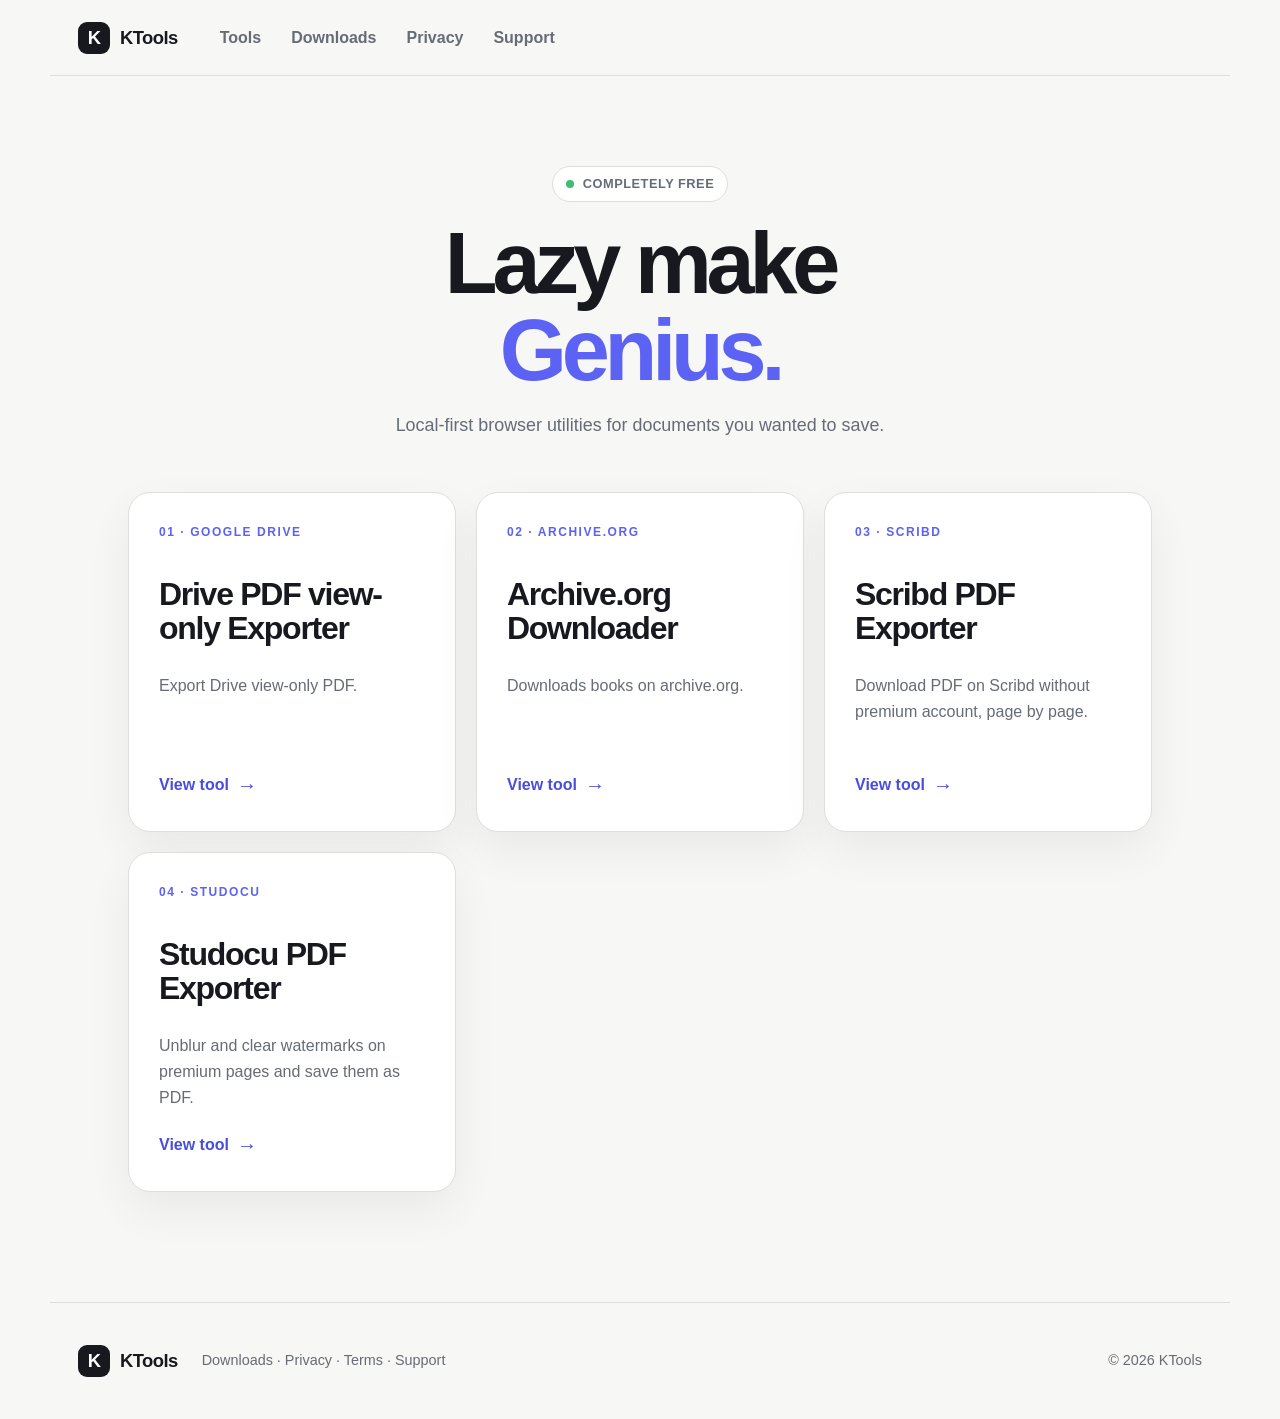
<file: index.html>
<!doctype html>
<html lang="en"><head><meta charset="utf-8"><meta name="viewport" content="width=device-width,initial-scale=1"><meta name="description" content="KTools provides focused browser tools for document work."><title>KTools — Downloader tools</title><link rel="icon" href="assets/favicon.svg" type="image/svg+xml"><link rel="stylesheet" href="styles.css"><link rel="stylesheet" href="routes.css"><link rel="stylesheet" href="extras.css"></head><body>
<header class="site-header"><a class="brand" href="index.html"><span class="brand-mark">K</span>KTools</a><nav><a href="index.html">Tools</a><a href="downloads/">Downloads</a><a href="privacy.html">Privacy</a><a href="support.html">Support</a></nav></header>
<main class="tools-home"><section class="lead"><span class="eyebrow"><span></span>COMPLETELY free</span><h1>Lazy make<br><em style="color:#5b62f4;font-style:normal">Genius.</em></h1><p>Local-first browser utilities for documents you wanted to save.</p></section><section class="tool-grid three"><article class="tool-card"><span class="number">01 · GOOGLE DRIVE</span><h2>Drive PDF view-only Exporter</h2><p>Export Drive view-only PDF.</p><a class="card-link" href="google-drive/">View tool</a></article><article class="tool-card"><span class="number">02 · ARCHIVE.ORG</span><h2>Archive.org Downloader</h2><p>Downloads books on archive.org.</p><a class="card-link" href="archive-org/">View tool</a></article><article class="tool-card"><span class="number">03 · SCRIBD</span><h2>Scribd PDF Exporter</h2><p>Download PDF on Scribd without premium account, page by page.</p><a class="card-link" href="scribd/">View tool</a></article><article class="tool-card"><span class="number">04 · STUDOCU</span><h2>Studocu PDF Exporter</h2><p>Unblur and clear watermarks on premium pages and save them as PDF.</p><a class="card-link" href="studocu/">View tool</a></article></section></main>
<footer><a class="brand" href="index.html"><span class="brand-mark">K</span>KTools</a><p><a href="downloads/">Downloads</a> · <a href="privacy.html">Privacy</a> · <a href="terms.html">Terms</a> · <a href="support.html">Support</a></p><span>© <span id="year"></span> KTools</span></footer><script src="script.js"></script></body></html>
</file>
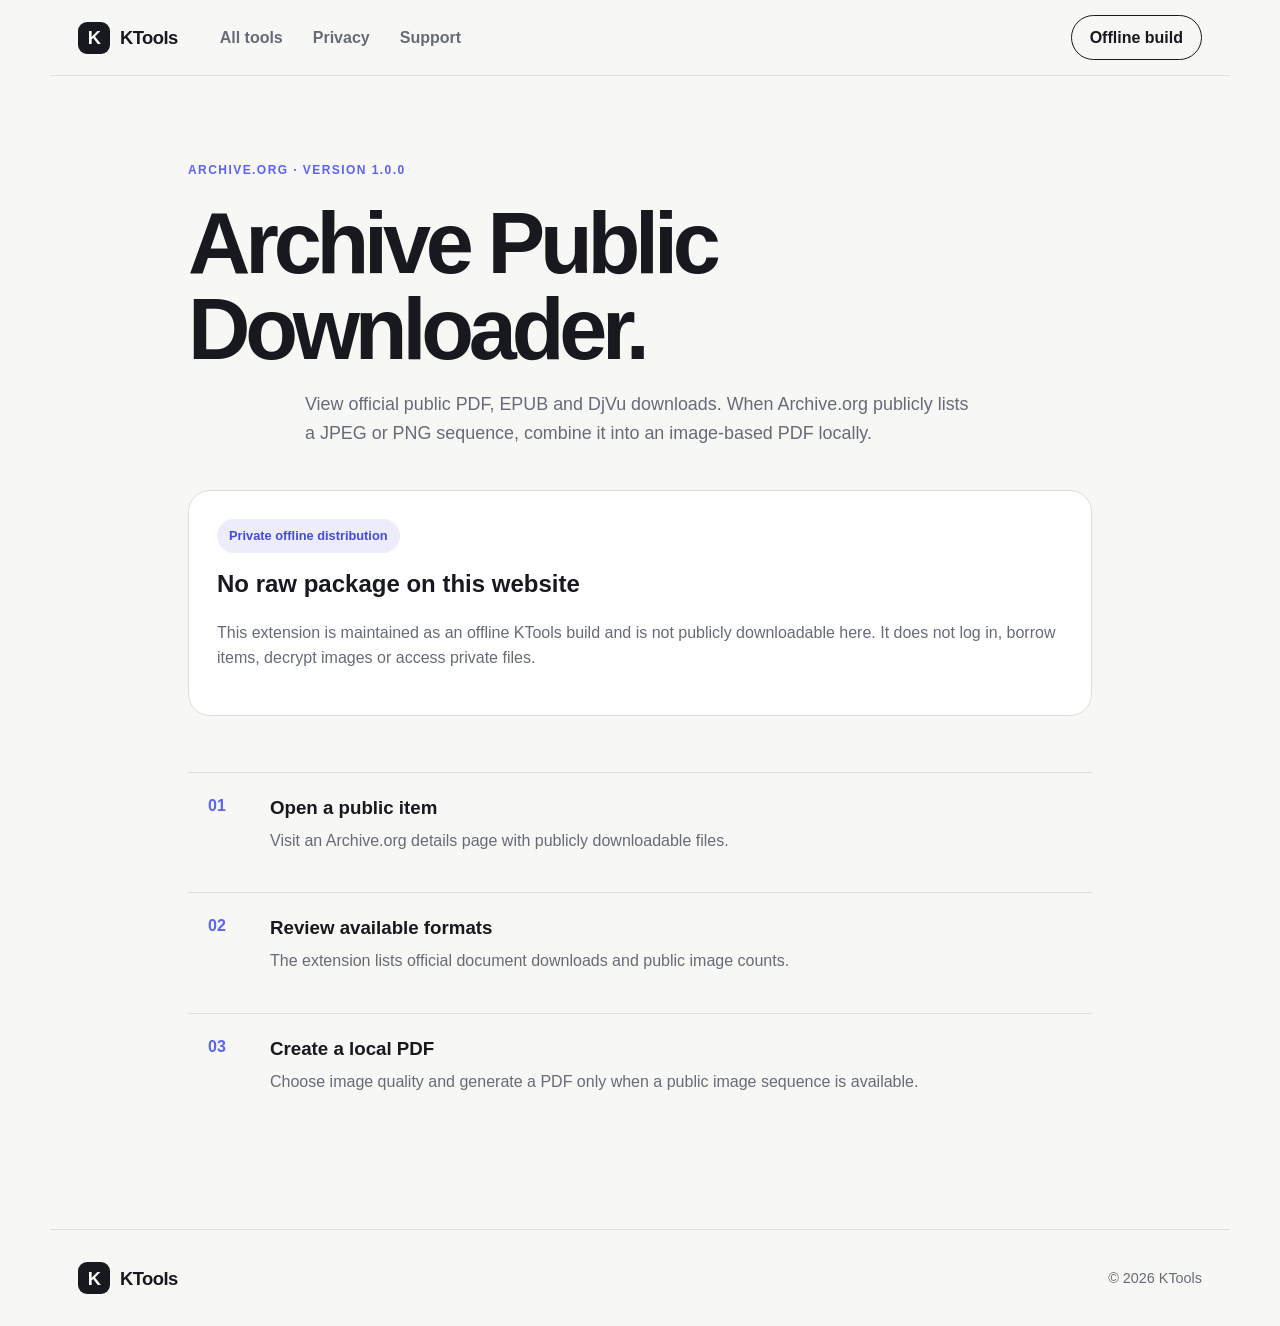
<file: archive-org/index.html>
<!doctype html><html lang="en"><head><meta charset="utf-8"><meta name="viewport" content="width=device-width,initial-scale=1"><meta name="description" content="KTools Archive Public Downloader."><title>Archive Public Downloader — KTools</title><link rel="icon" href="../assets/favicon.svg" type="image/svg+xml"><link rel="stylesheet" href="../styles.css"><link rel="stylesheet" href="../routes.css"></head><body><header class="site-header"><a class="brand" href="../"><span class="brand-mark">K</span>KTools</a><nav><a href="../">All tools</a><a href="../privacy.html">Privacy</a><a href="../support.html">Support</a></nav><span class="header-download" aria-disabled="true">Offline build</span></header><main class="page-shell"><span class="badge">ARCHIVE.ORG · VERSION 1.0.0</span><h1>Archive Public<br>Downloader.</h1><p class="intro">View official public PDF, EPUB and DjVu downloads. When Archive.org publicly lists a JPEG or PNG sequence, combine it into an image-based PDF locally.</p><section class="product-panel"><span class="status-pill">Private offline distribution</span><h2>No raw package on this website</h2><p>This extension is maintained as an offline KTools build and is not publicly downloadable here. It does not log in, borrow items, decrypt images or access private files.</p></section><section class="plain-steps"><article><b>01</b><div><h3>Open a public item</h3><p>Visit an Archive.org details page with publicly downloadable files.</p></div></article><article><b>02</b><div><h3>Review available formats</h3><p>The extension lists official document downloads and public image counts.</p></div></article><article><b>03</b><div><h3>Create a local PDF</h3><p>Choose image quality and generate a PDF only when a public image sequence is available.</p></div></article></section></main><footer><a class="brand" href="../"><span class="brand-mark">K</span>KTools</a><span>© <span id="year"></span> KTools</span></footer><script src="../script.js"></script></body></html>
</file>
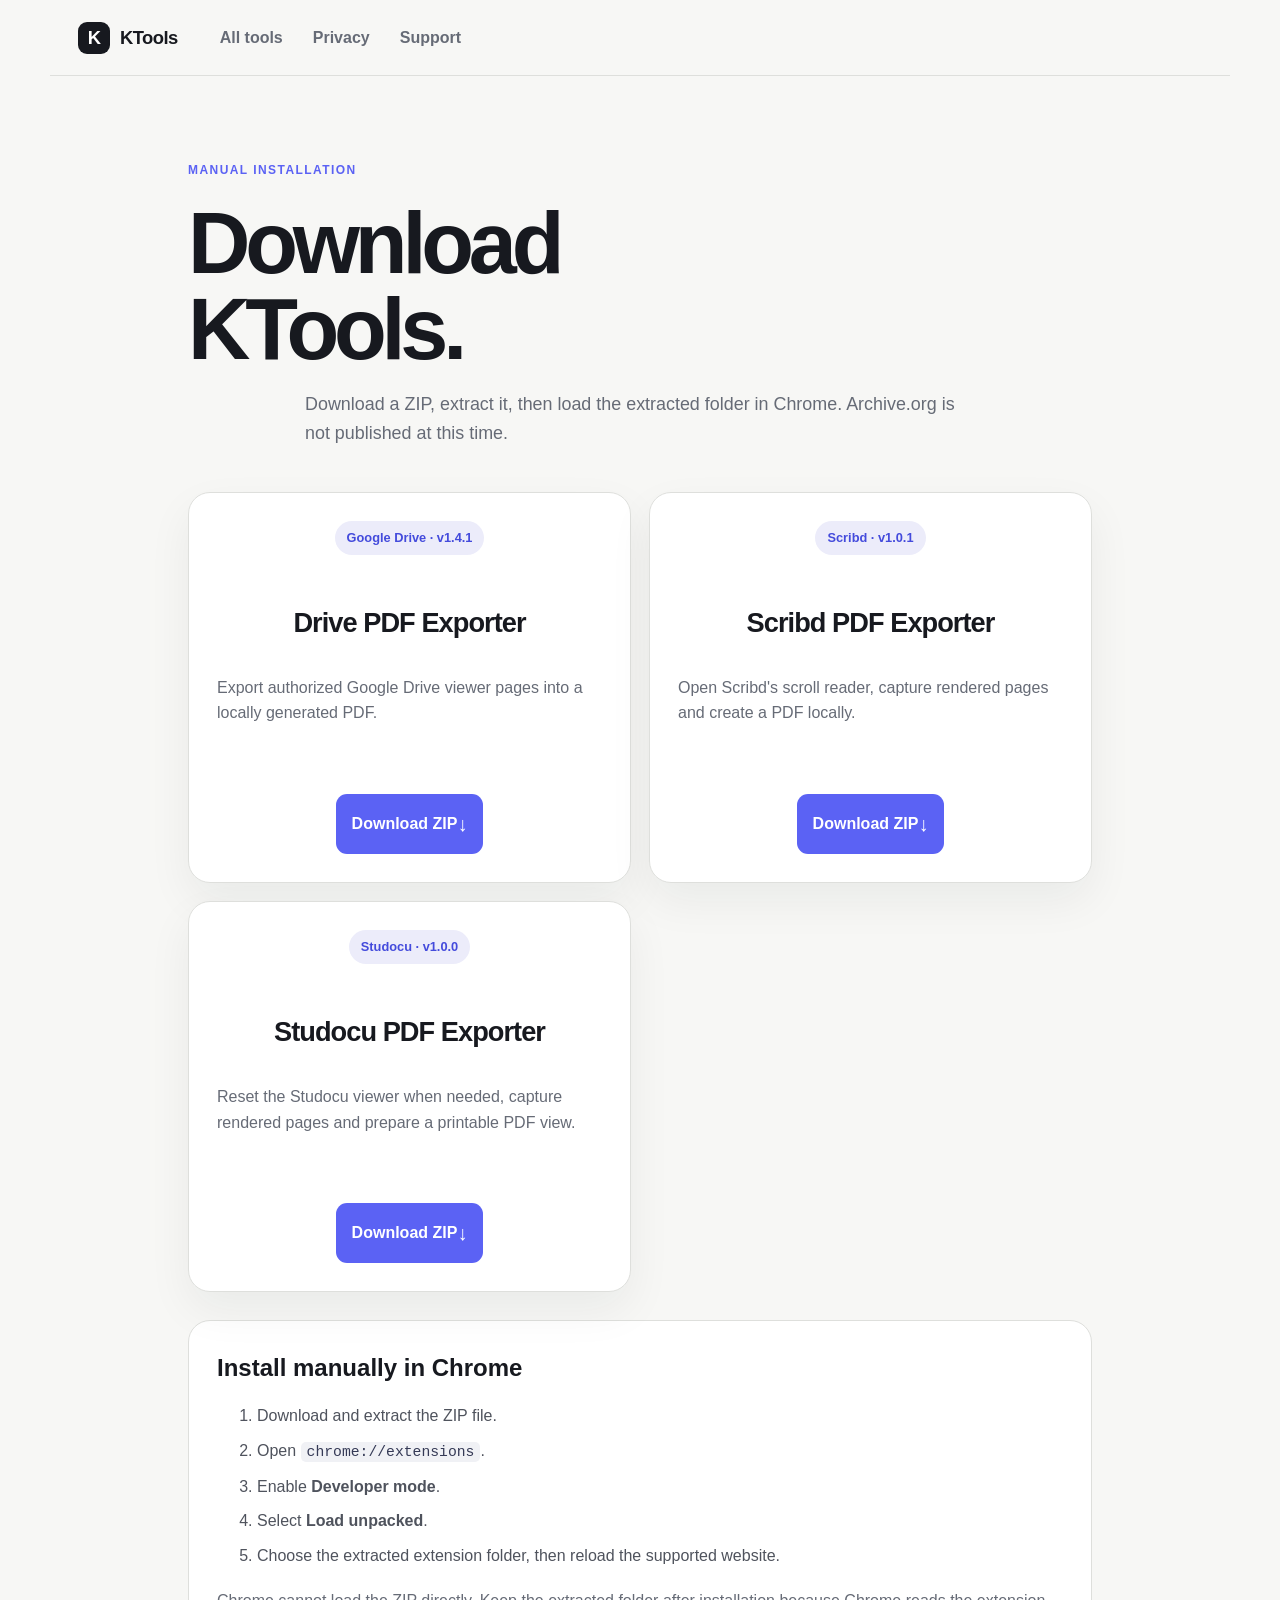
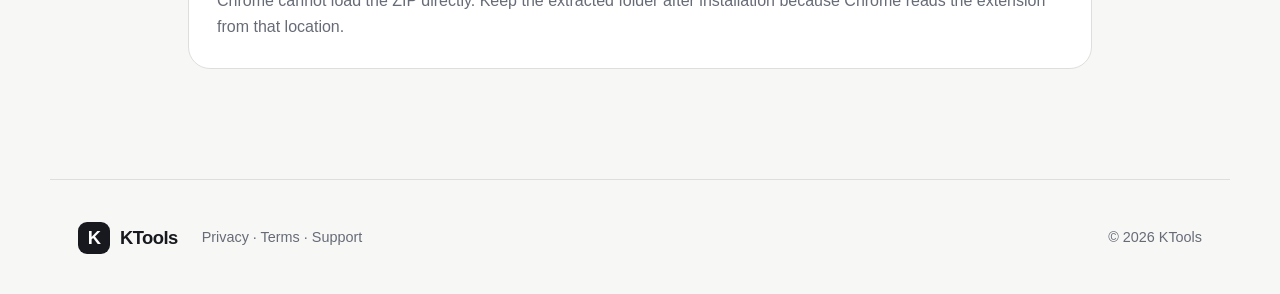
<file: downloads/index.html>
<!doctype html>
<html lang="en">
<head>
  <meta charset="utf-8">
  <meta name="viewport" content="width=device-width,initial-scale=1">
  <meta name="description" content="Manually download KTools browser extensions.">
  <title>Manual Downloads — KTools</title>
  <link rel="icon" href="../assets/favicon.svg" type="image/svg+xml">
  <link rel="stylesheet" href="../styles.css">
  <link rel="stylesheet" href="../routes.css">
  <link rel="stylesheet" href="../downloads.css">
</head>
<body>
  <header class="site-header">
    <a class="brand" href="../"><span class="brand-mark">K</span>KTools</a>
    <nav><a href="../">All tools</a><a href="../privacy.html">Privacy</a><a href="../support.html">Support</a></nav>
  </header>
  <main class="page-shell download-page">
    <span class="badge">MANUAL INSTALLATION</span>
    <h1>Download<br>KTools.</h1>
    <p class="intro">Download a ZIP, extract it, then load the extracted folder in Chrome. Archive.org is not published at this time.</p>
    <section class="download-grid" aria-label="Available manual downloads">
      <article class="download-card">
        <span class="status-pill">Google Drive · v1.4.1</span>
        <h2>Drive PDF Exporter</h2>
        <p>Export authorized Google Drive viewer pages into a locally generated PDF.</p>
        <a class="download-button" href="ktools-drive-pdf-exporter-1.4.1-manual.zip" download>Download ZIP <span>↓</span></a>
      </article>
      <article class="download-card">
        <span class="status-pill">Scribd · v1.0.1</span>
        <h2>Scribd PDF Exporter</h2>
        <p>Open Scribd's scroll reader, capture rendered pages and create a PDF locally.</p>
        <a class="download-button" href="ktools-scribd-pdf-exporter-1.0.1-manual.zip" download>Download ZIP <span>↓</span></a>
      </article>
      <article class="download-card">
        <span class="status-pill">Studocu · v1.0.0</span>
        <h2>Studocu PDF Exporter</h2>
        <p>Reset the Studocu viewer when needed, capture rendered pages and prepare a printable PDF view.</p>
        <a class="download-button" href="ktools-studocu-pdf-exporter-1.0.0-manual.zip" download>Download ZIP <span>↓</span></a>
      </article>
    </section>
    <section class="manual-install">
      <h2>Install manually in Chrome</h2>
      <ol>
        <li>Download and extract the ZIP file.</li>
        <li>Open <code>chrome://extensions</code>.</li>
        <li>Enable <strong>Developer mode</strong>.</li>
        <li>Select <strong>Load unpacked</strong>.</li>
        <li>Choose the extracted extension folder, then reload the supported website.</li>
      </ol>
      <p>Chrome cannot load the ZIP directly. Keep the extracted folder after installation because Chrome reads the extension from that location.</p>
    </section>
  </main>
  <footer>
    <a class="brand" href="../"><span class="brand-mark">K</span>KTools</a>
    <p><a href="../privacy.html">Privacy</a> · <a href="../terms.html">Terms</a> · <a href="../support.html">Support</a></p>
    <span>© <span id="year"></span> KTools</span>
  </footer>
  <script src="../script.js"></script>
</body>
</html>
</file>
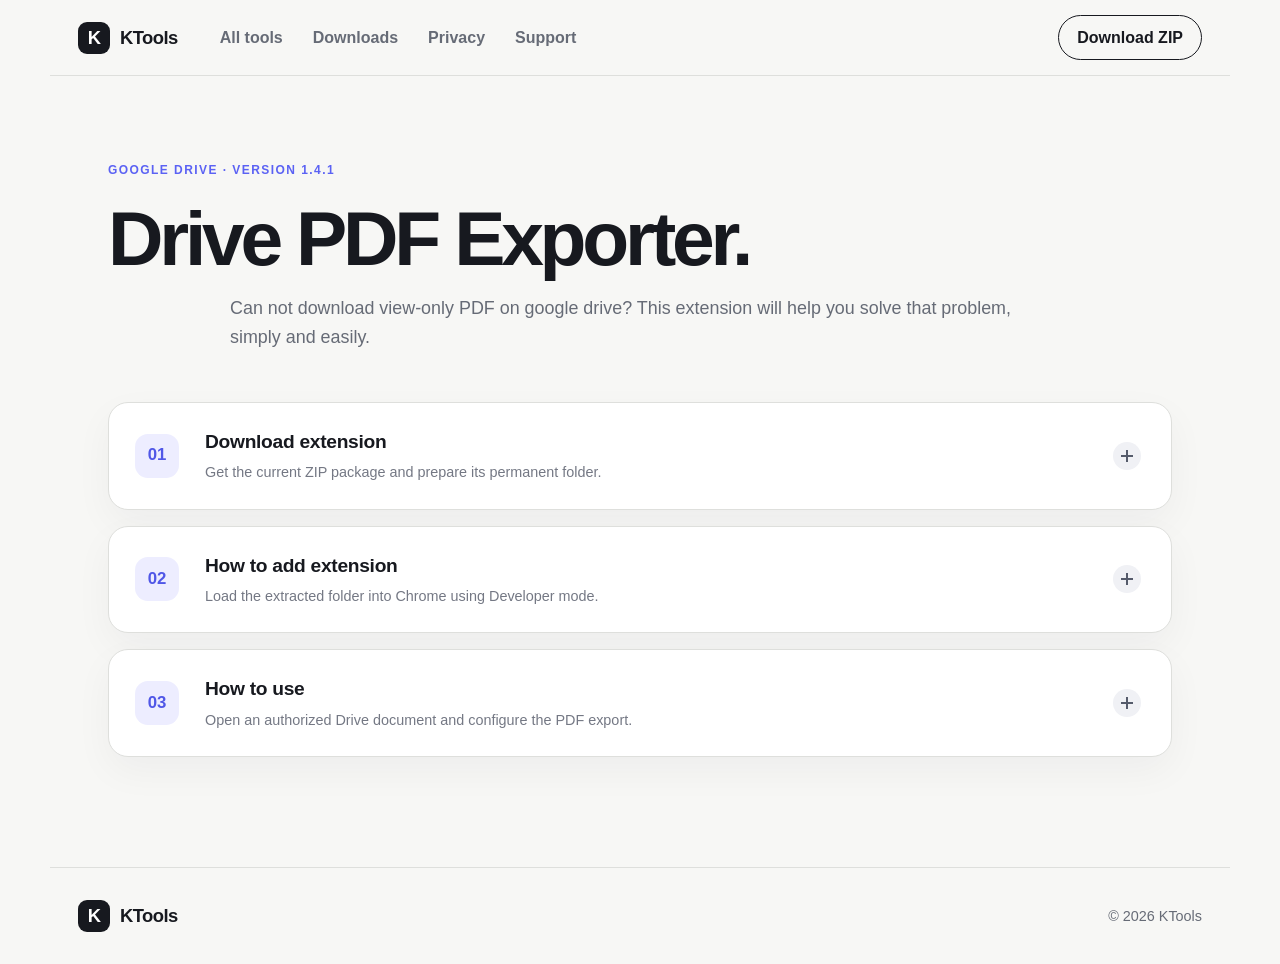
<file: google-drive/index.html>
<!doctype html>
<html lang="en">
<head>
  <meta charset="utf-8">
  <meta name="viewport" content="width=device-width,initial-scale=1">
  <meta name="description" content="Download, install and use KTools Drive PDF Exporter.">
  <title>Drive PDF Exporter — KTools</title>
  <link rel="icon" href="../assets/favicon.svg" type="image/svg+xml">
  <link rel="stylesheet" href="../styles.css">
  <link rel="stylesheet" href="../routes.css">
  <link rel="stylesheet" href="../downloads.css">
</head>
<body>
  <header class="site-header">
    <a class="brand" href="../"><span class="brand-mark">K</span>KTools</a>
    <nav><a href="../">All tools</a><a href="../downloads/">Downloads</a><a href="../privacy.html">Privacy</a><a href="../support.html">Support</a></nav>
    <a class="header-download" href="../downloads/ktools-drive-pdf-exporter-1.4.1-manual.zip" download>Download ZIP</a>
  </header>

  <main class="page-shell guide-page">
    <span class="badge">GOOGLE DRIVE · VERSION 1.4.1</span>
    <h1 class="single-line-title">Drive PDF Exporter.</h1>
    <p class="intro">Can not download view-only PDF on google drive? This extension will help you solve that problem, simply and easily.</p>

    <section class="guide-accordion" aria-label="Drive PDF Exporter guide">
      <details id="download-extension">
        <summary><span class="guide-number">01</span><span><strong>Download extension</strong><small>Get the current ZIP package and prepare its permanent folder.</small></span><i aria-hidden="true"></i></summary>
        <div class="guide-content">       
          <a class="download-button" href="../downloads/ktools-drive-pdf-exporter-1.4.1-manual.zip" download>Download Drive v1.4.1 <span>↓</span></a>
          <ol class="detailed-steps">
            <li><strong>Select the download button above.</strong></li>
            <li><strong>Wait for the ZIP to finish downloading.</strong></li>
            <li><strong>Extract the package.</strong></li>
          </ol>
        </div>
      </details>

      <details id="how-to-add-extension">
        <summary><span class="guide-number">02</span><span><strong>How to add extension</strong><small>Load the extracted folder into Chrome using Developer mode.</small></span><i aria-hidden="true"></i></summary>
        <div class="guide-content">
          <div class="browser-visual" role="img" aria-label="Chrome address bar showing chrome colon slash slash extensions"><span></span><code>chrome://extensions</code></div>
          <ol class="detailed-steps">
            <li><strong>Open Google Chrome.</strong></li>
            <li><strong>Open the Extensions page.</strong><p>Search on address bar: <code>chrome://extensions</code></p></li>
            <li><strong>Enable Developer mode.</strong><p>Turn on the <em>Developer mode</em> in the upper-right corner. Three buttons, including <em>Load unpacked</em>, will appear.</p></li>
            <li><strong>Select Load unpacked.</strong><p>Select Load unpacked and then select the extracted folder not the ZIP one.</p></li>
            <li><strong>Confirm the extension card.</strong><p>The page should show <em>KTools Drive PDF Exporter</em>, version <code>1.4.1</code>, with its switch enabled.</p></li>
            <li><strong>Check for installation errors.</strong><p>If the card shows an Errors button, open it. A “manifest file is missing” message means the wrong folder level was selected.</p></li>
          </ol>
          <div class="tip-box"><strong>Tips:</strong> Pinning the toolbar icon is not required. The floating PDF control is injected directly into supported Google Drive viewer pages.</div>
        </div>
      </details>

      <details id="how-to-use">
        <summary><span class="guide-number">03</span><span><strong>How to use</strong><small>Open an authorized Drive document and configure the PDF export.</small></span><i aria-hidden="true"></i></summary>
        <div class="guide-content">
          <ol class="detailed-steps">          
            <li><strong>Open the file in the Drive viewer.</strong><p>Double-click the document so it opens in the full viewer at <code>drive.google.com</code>. Wait until the first page is visible.</p></li>
            <li><strong>Find the floating PDF button.</strong><p>The KTools control appears on the right side of the viewer. If it is missing, reload the tab once and confirm the extension is enabled.</p></li>
            <li><strong>Open the export panel.</strong><p>Select or hover over the PDF control. The panel shows the file name, maximum page resolution, JPEG quality, estimated size and export status.</p></li>
            <li><strong>Choose a resolution.</strong><p>Use a higher resolution for small text or printing. Use a lower resolution when file size matters more. Higher resolution requires more memory and processing time.</p></li>
            <li><strong>Choose JPEG quality.</strong><p>High quality preserves diagrams and text edges but creates a larger PDF. Balanced quality is suitable for most lecture notes and slides.</p></li>
            <li><strong>Set the output name.</strong><p>Enter a clear file name. The extension adds <code>.pdf</code> automatically if it is missing and removes characters that Windows cannot use in file names.</p></li>
            <li><strong>Start the export.</strong><p>Select <em>Download complete PDF</em>. Keep the Drive viewer tab open while KTools reads the available pages and assembles the file locally.</p></li>
            <li><strong>Watch the progress.</strong><p>The panel reports the page currently being processed and updates the progress bar. You may switch to another tab, but do not close or reload the Drive tab.</p></li>
            <li><strong>Verify the result.</strong><p>When complete, Chrome downloads one image-based PDF. Open it and check the first page, last page, order and page count before closing the original document.</p></li>
          </ol>
          <div class="warning-box"><strong>Important:</strong>Generated PDFs contain page images and do not include an OCR text layer.</div>
        </div>
      </details>
    </section>
  </main>

  <footer><a class="brand" href="../"><span class="brand-mark">K</span>KTools</a><span>© <span id="year"></span> KTools</span></footer>
  <script src="../script.js"></script>
</body>
</html>
</file>
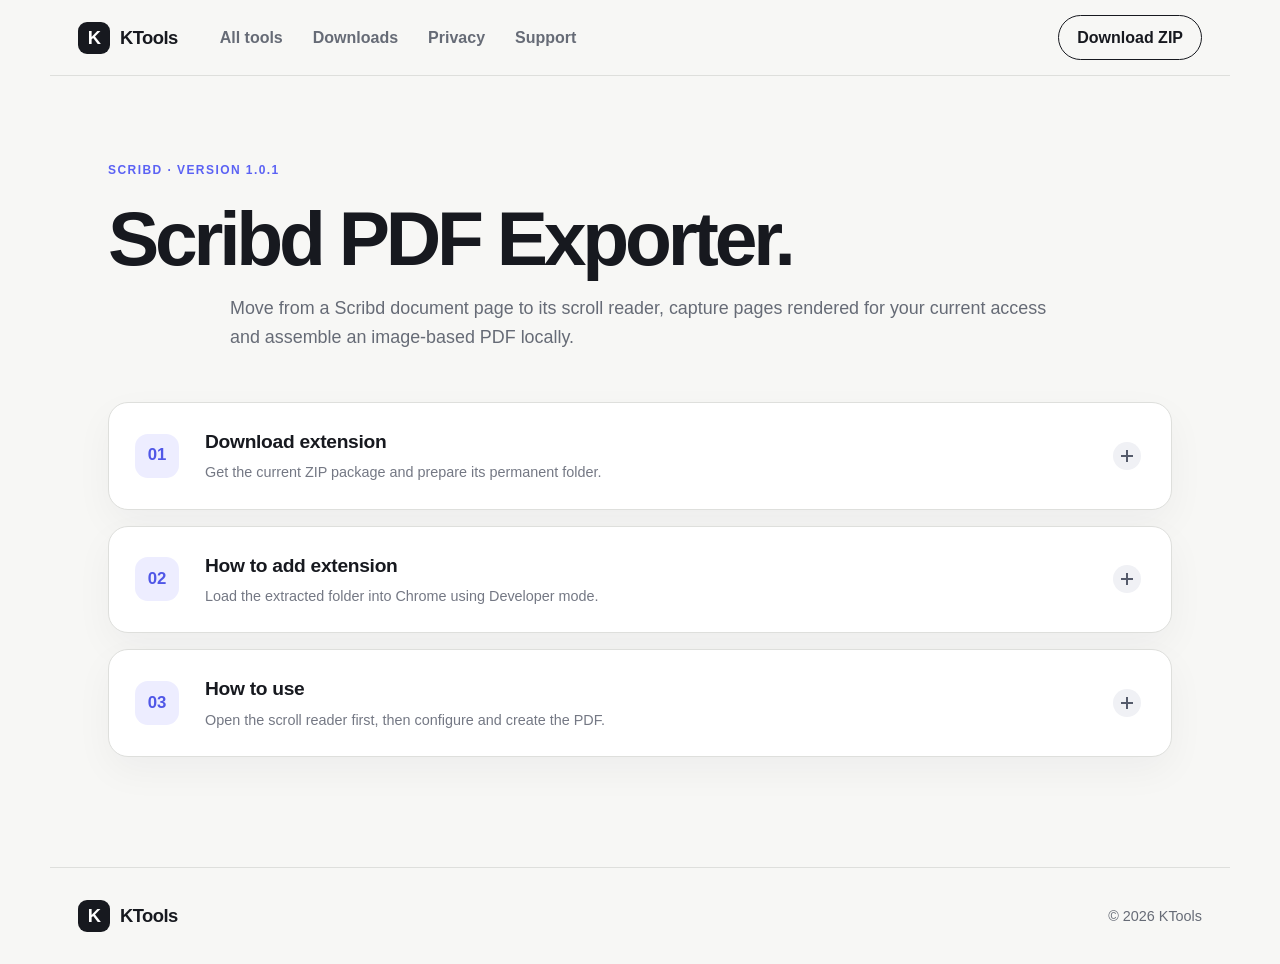
<file: scribd/index.html>
<!doctype html>
<html lang="en">
<head>
  <meta charset="utf-8">
  <meta name="viewport" content="width=device-width,initial-scale=1">
  <meta name="description" content="Download, install and use KTools Scribd PDF Exporter.">
  <title>Scribd PDF Exporter — KTools</title>
  <link rel="icon" href="../assets/favicon.svg" type="image/svg+xml">
  <link rel="stylesheet" href="../styles.css">
  <link rel="stylesheet" href="../routes.css">
  <link rel="stylesheet" href="../downloads.css">
</head>
<body>
  <header class="site-header">
    <a class="brand" href="../"><span class="brand-mark">K</span>KTools</a>
    <nav><a href="../">All tools</a><a href="../downloads/">Downloads</a><a href="../privacy.html">Privacy</a><a href="../support.html">Support</a></nav>
    <a class="header-download" href="../downloads/ktools-scribd-pdf-exporter-1.0.1-manual.zip" download>Download ZIP</a>
  </header>

  <main class="page-shell guide-page">
    <span class="badge">SCRIBD · VERSION 1.0.1</span>
    <h1 class="single-line-title">Scribd PDF Exporter.</h1>
    <p class="intro">Move from a Scribd document page to its scroll reader, capture pages rendered for your current access and assemble an image-based PDF locally.</p>

    <section class="guide-accordion" aria-label="Scribd PDF Exporter guide">
      <details id="download-extension">
        <summary><span class="guide-number">01</span><span><strong>Download extension</strong><small>Get the current ZIP package and prepare its permanent folder.</small></span><i aria-hidden="true"></i></summary>
        <div class="guide-content">
          <a class="download-button" href="../downloads/ktools-scribd-pdf-exporter-1.0.1-manual.zip" download>Download Scribd v1.0.1 <span>↓</span></a>
          <ol class="detailed-steps">
            <li><strong>Select the download button above.</strong></li>
            <li><strong>Wait for the ZIP to finish downloading.</strong></li>
            <li><strong>Extract the package.</strong></li>
          </ol>
        </div>
      </details>

      <details id="how-to-add-extension">
        <summary><span class="guide-number">02</span><span><strong>How to add extension</strong><small>Load the extracted folder into Chrome using Developer mode.</small></span><i aria-hidden="true"></i></summary>
        <div class="guide-content">
          <div class="browser-visual" role="img" aria-label="Chrome address bar showing chrome colon slash slash extensions"><span></span><code>chrome://extensions</code></div>
          <ol class="detailed-steps">
           <li><strong>Open Google Chrome.</strong></li>
            <li><strong>Open the Extensions page.</strong><p>Search on address bar: <code>chrome://extensions</code></p></li>
            <li><strong>Enable Developer mode.</strong><p>Turn on the <em>Developer mode</em> in the upper-right corner. Three buttons, including <em>Load unpacked</em>, will appear.</p></li>
            <li><strong>Select Load unpacked.</strong><p>Select Load unpacked and then select the extracted folder not the ZIP one.</p></li>
            <li><strong>Confirm successful installation.</strong><p>A card named <em>KTools Scribd PDF Exporter</em> with version <code>1.0.1</code> should appear and its enable switch should be on.</p></li>
            <li><strong>Resolve any folder error.</strong><p>“Manifest file is missing or unreadable” means you selected the ZIP, the parent directory or an incomplete extraction. Select the correct extracted folder again.</p></li>
          </ol>
          <div class="tip-box"><strong>Optional:</strong> You do not need to pin the extension. KTools creates its floating control directly on supported Scribd pages.</div>
        </div>
      </details>

      <details id="how-to-use">
        <summary><span class="guide-number">03</span><span><strong>How to use</strong><small>Open the scroll reader first, then configure and create the PDF.</small></span><i aria-hidden="true"></i></summary>
        <div class="guide-content">
          <ol class="detailed-steps">
            <li><strong>Sign in to Scribd normally.</strong></li>
            <li><strong>Open the document page.</strong></li>
            <li><strong>Select Go Download.</strong></li>
            <li><strong>Open the PDF options.</strong><p>Inside the embed reader, hover over or select the floating <em>PDF</em> button. The export panel now appears.</p></li>
            <li><strong>Choose the file name.</strong><p>Enter the desired name. KTools adds <code>.pdf</code> when needed and sanitizes characters that cannot be used in a local file name.</p></li>
            <li><strong>Choose resolution and JPEG quality.</strong><p>Higher values improve fine text and diagrams but increase memory use, processing time and final file size. Balanced settings are suitable for most documents.</p></li>
            <li><strong>Start the scan.</strong><p>Select <em>Scan accessible pages &amp; create PDF</em>. KTools scrolls through the reader to discover pages that are actually rendered for your current access.</p></li>
            <li><strong>Keep the reader tab open.</strong><p>Do not close, reload or navigate away while the status says Loading, Capturing or Building PDF. The progress bar shows the current stage.</p></li>
          </ol>
          <div class="warning-box"><strong>Important:</strong> Use KTools only for content you own or are authorized to save.</div>
        </div>
      </details>
    </section>
  </main>

  <footer><a class="brand" href="../"><span class="brand-mark">K</span>KTools</a><span>© <span id="year"></span> KTools</span></footer>
  <script src="../script.js"></script>
</body>
</html>
</file>
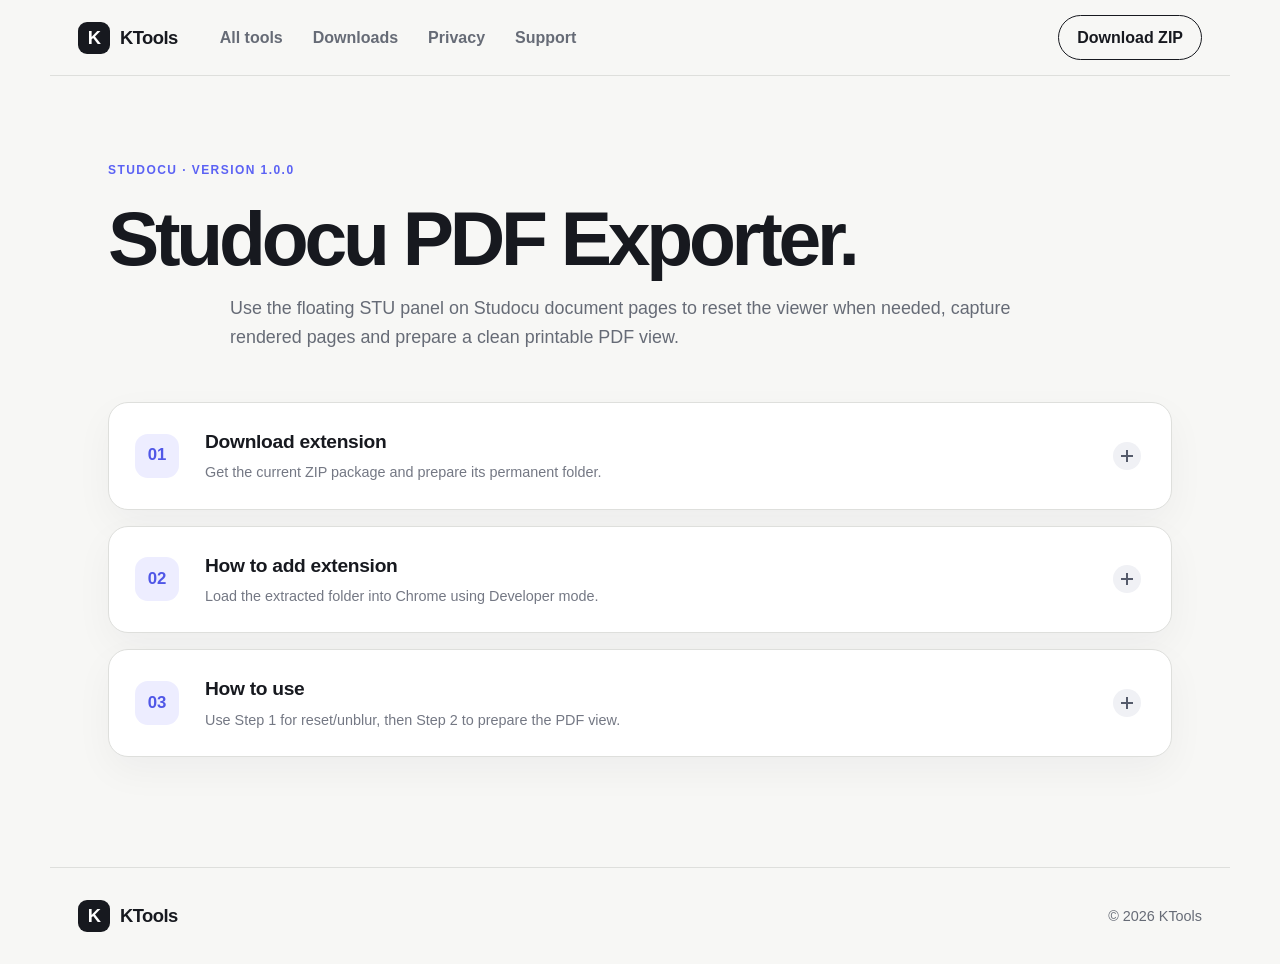
<file: studocu/index.html>
<!doctype html>
<html lang="en">
<head>
  <meta charset="utf-8">
  <meta name="viewport" content="width=device-width,initial-scale=1">
  <meta name="description" content="Download, install and use KTools Studocu PDF Exporter.">
  <title>Studocu PDF Exporter — KTools</title>
  <link rel="icon" href="../assets/favicon.svg" type="image/svg+xml">
  <link rel="stylesheet" href="../styles.css">
  <link rel="stylesheet" href="../routes.css">
  <link rel="stylesheet" href="../downloads.css">
</head>
<body>
  <header class="site-header">
    <a class="brand" href="../"><span class="brand-mark">K</span>KTools</a>
    <nav><a href="../">All tools</a><a href="../downloads/">Downloads</a><a href="../privacy.html">Privacy</a><a href="../support.html">Support</a></nav>
    <a class="header-download" href="../downloads/ktools-studocu-pdf-exporter-1.0.0-manual.zip" download>Download ZIP</a>
  </header>

  <main class="page-shell guide-page">
    <span class="badge">STUDOCU · VERSION 1.0.0</span>
    <h1 class="single-line-title">Studocu PDF Exporter.</h1>
    <p class="intro">Use the floating STU panel on Studocu document pages to reset the viewer when needed, capture rendered pages and prepare a clean printable PDF view.</p>

    <section class="guide-accordion" aria-label="Studocu PDF Exporter guide">
      <details id="download-extension">
        <summary><span class="guide-number">01</span><span><strong>Download extension</strong><small>Get the current ZIP package and prepare its permanent folder.</small></span><i aria-hidden="true"></i></summary>
        <div class="guide-content">
          <a class="download-button" href="../downloads/ktools-studocu-pdf-exporter-1.0.0-manual.zip" download>Download Studocu v1.0.0 <span>↓</span></a>
          <ol class="detailed-steps">
            <li><strong>Select the download button above.</strong></li>
            <li><strong>Wait for the ZIP to finish downloading.</strong></li>
            <li><strong>Extract the package.</strong></li>
          </ol>
        </div>
      </details>

      <details id="how-to-add-extension">
        <summary><span class="guide-number">02</span><span><strong>How to add extension</strong><small>Load the extracted folder into Chrome using Developer mode.</small></span><i aria-hidden="true"></i></summary>
        <div class="guide-content">
          <div class="browser-visual" role="img" aria-label="Chrome address bar showing chrome colon slash slash extensions"><span></span><code>chrome://extensions</code></div>
          <ol class="detailed-steps">
            <li><strong>Open Google Chrome.</strong></li>
            <li><strong>Open the Extensions page.</strong><p>Search on address bar: <code>chrome://extensions</code></p></li>
            <li><strong>Enable Developer mode.</strong><p>Turn on <em>Developer mode</em> in the upper-right corner. Three buttons, including <em>Load unpacked</em>, will appear.</p></li>
            <li><strong>Select Load unpacked.</strong><p>Select the extracted Studocu extension folder, not the ZIP file.</p></li>
            <li><strong>Confirm successful installation.</strong><p>A card named <em>KTools Studocu PDF Exporter</em> with version <code>1.0.0</code> should appear and its enable switch should be on.</p></li>
            <li><strong>Resolve any folder error.</strong><p>“Manifest file is missing or unreadable” means you selected the ZIP, the parent directory or an incomplete extraction. Select the correct extracted folder again.</p></li>
          </ol>
          <div class="tip-box"><strong>Optional:</strong> You do not need to pin the extension. KTools creates its floating STU control directly on supported Studocu pages.</div>
        </div>
      </details>

      <details id="how-to-use">
        <summary><span class="guide-number">03</span><span><strong>How to use</strong><small>Use Step 1 for reset/unblur, then Step 2 to prepare the PDF view.</small></span><i aria-hidden="true"></i></summary>
        <div class="guide-content">
          <ol class="detailed-steps">
            <li><strong>Open a Studocu document page.</strong><p>Sign in normally, open the document and wait until the first page is visible.</p></li>
            <li><strong>Find the floating STU button.</strong><p>The KTools control appears on the right side of the page. Hover over it, or select it, to reveal the two-step panel.</p></li>
            <li><strong>Run Step 1: Unblur / reset.</strong><p>Use this when the viewer needs a refresh. KTools clears Studocu cookies through the background worker and reloads the current tab.</p></li>
            <li><strong>Return to the document after reload.</strong><p>Open the same document again if needed and wait until the page viewer is visible.</p></li>
            <li><strong>Run Step 2: Download PDF.</strong><p>KTools scrolls through the viewer, captures pages rendered for the current session and opens a clean print preview inside the page.</p></li>
            <li><strong>Save as PDF.</strong><p>Select <em>Print / Save as PDF</em>, choose Chrome's <em>Save as PDF</em> destination and save the file locally.</p></li>
            <li><strong>Check the output.</strong><p>Open the saved PDF and confirm the page order, first page and last page before closing the original document.</p></li>
          </ol>
          <div class="warning-box"><strong>Important:</strong> Step 2 prepares an HTML print view. Chrome creates the PDF when you choose Save as PDF.</div>
        </div>
      </details>
    </section>
  </main>

  <footer><a class="brand" href="../"><span class="brand-mark">K</span>KTools</a><span>© <span id="year"></span> KTools</span></footer>
  <script src="../script.js"></script>
</body>
</html>
</file>
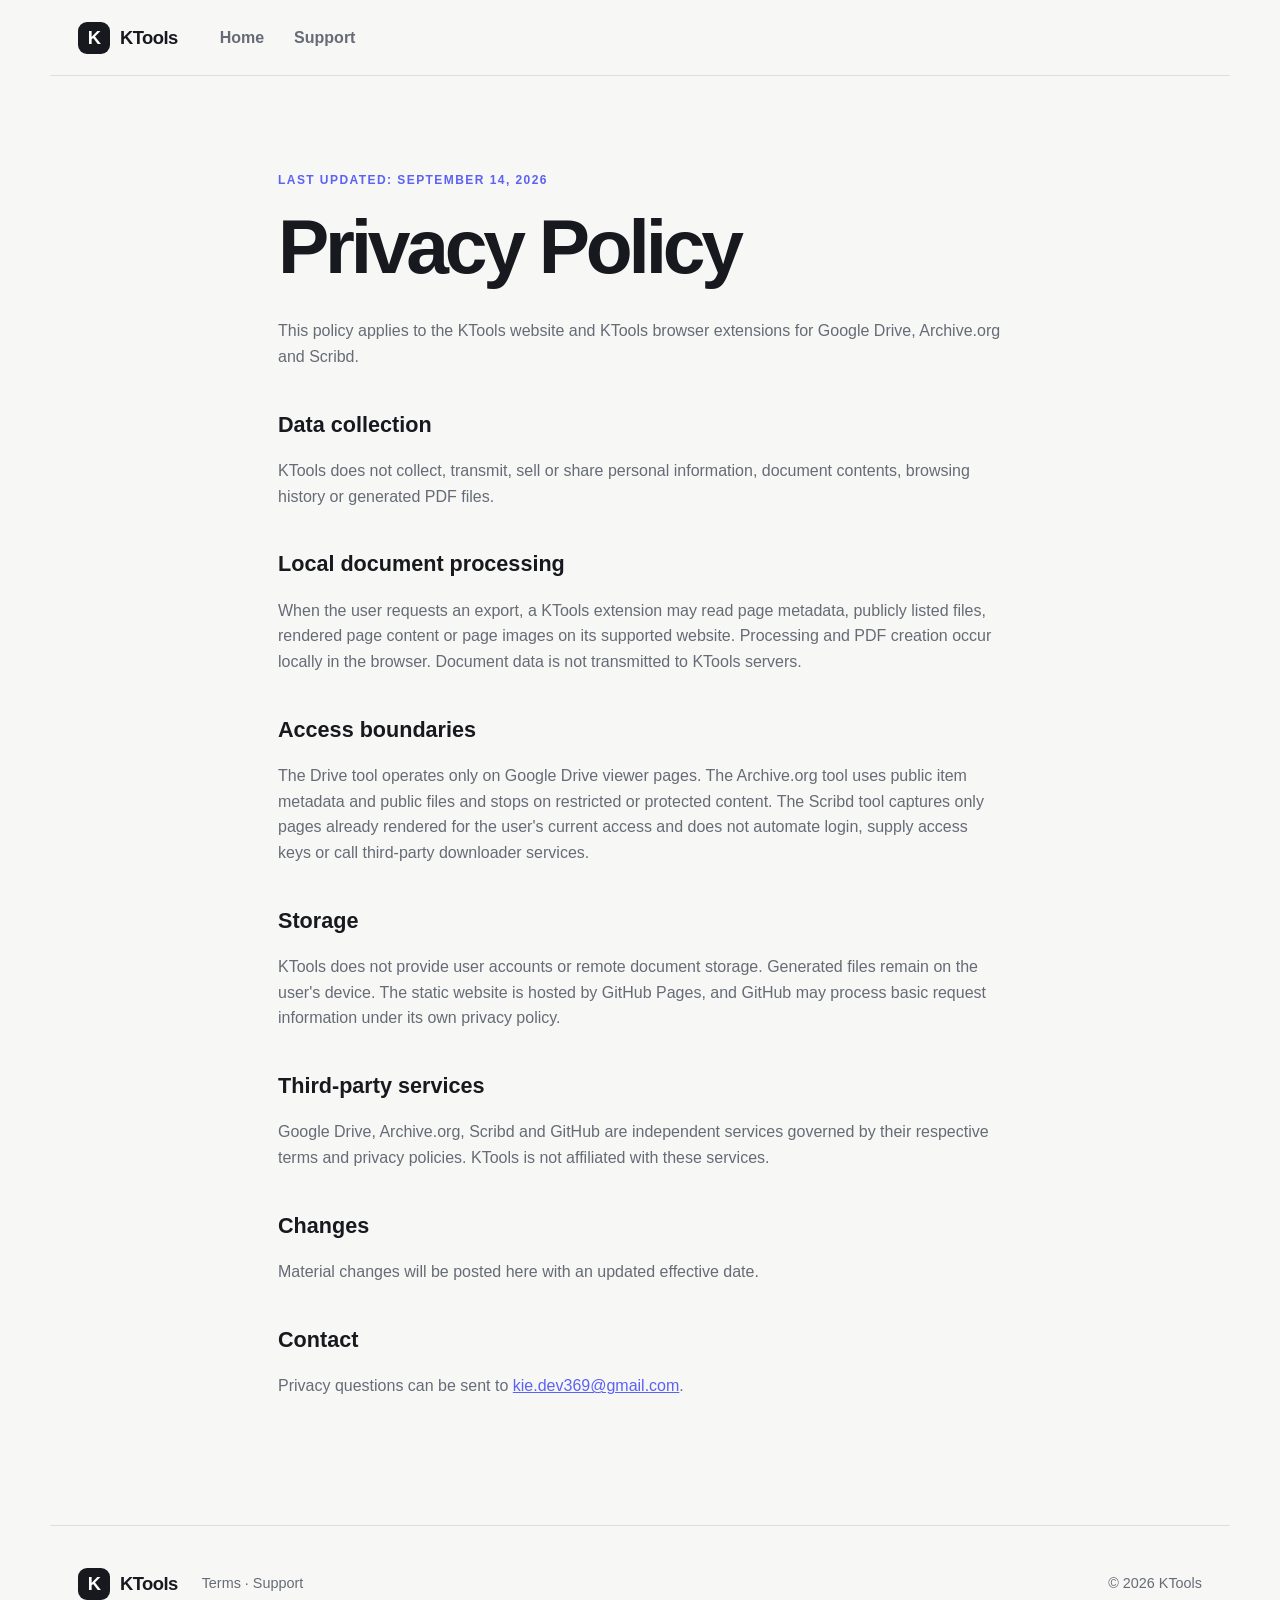
<file: privacy.html>
<!doctype html><html lang="en"><head><meta charset="utf-8"><meta name="viewport" content="width=device-width,initial-scale=1"><title>Privacy Policy — KTools</title><link rel="icon" href="assets/favicon.svg" type="image/svg+xml"><link rel="stylesheet" href="styles.css"></head><body><header class="site-header"><a class="brand" href="index.html"><span class="brand-mark">K</span>KTools</a><nav><a href="index.html">Home</a><a href="support.html">Support</a></nav></header><main class="legal"><span class="legal-kicker">LAST UPDATED: SEPTEMBER 14, 2026</span><h1>Privacy Policy</h1><p>This policy applies to the KTools website and KTools browser extensions for Google Drive, Archive.org and Scribd.</p><h2>Data collection</h2><p>KTools does not collect, transmit, sell or share personal information, document contents, browsing history or generated PDF files.</p><h2>Local document processing</h2><p>When the user requests an export, a KTools extension may read page metadata, publicly listed files, rendered page content or page images on its supported website. Processing and PDF creation occur locally in the browser. Document data is not transmitted to KTools servers.</p><h2>Access boundaries</h2><p>The Drive tool operates only on Google Drive viewer pages. The Archive.org tool uses public item metadata and public files and stops on restricted or protected content. The Scribd tool captures only pages already rendered for the user's current access and does not automate login, supply access keys or call third-party downloader services.</p><h2>Storage</h2><p>KTools does not provide user accounts or remote document storage. Generated files remain on the user's device. The static website is hosted by GitHub Pages, and GitHub may process basic request information under its own privacy policy.</p><h2>Third-party services</h2><p>Google Drive, Archive.org, Scribd and GitHub are independent services governed by their respective terms and privacy policies. KTools is not affiliated with these services.</p><h2>Changes</h2><p>Material changes will be posted here with an updated effective date.</p><h2>Contact</h2><p>Privacy questions can be sent to <a href="mailto:kie.dev369@gmail.com">kie.dev369@gmail.com</a>.</p></main><footer><a class="brand" href="index.html"><span class="brand-mark">K</span>KTools</a><p><a href="terms.html">Terms</a> · <a href="support.html">Support</a></p><span>© <span id="year"></span> KTools</span></footer><script src="script.js"></script></body></html>
</file>
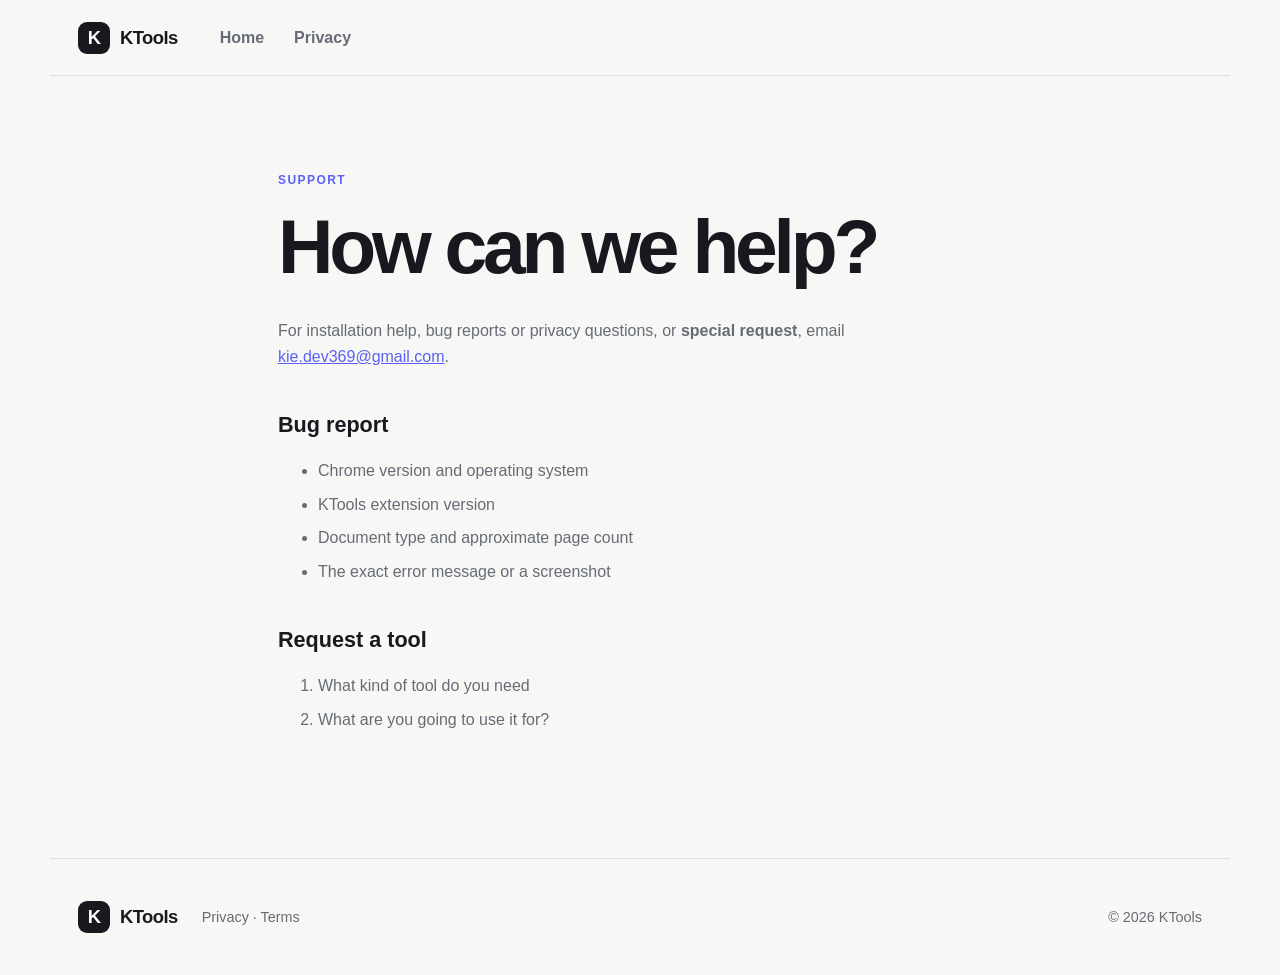
<file: support.html>
<!doctype html><html lang="en"><head><meta charset="utf-8"><meta name="viewport" content="width=device-width,initial-scale=1"><title>Support — KTools</title><link rel="icon" href="assets/favicon.svg" type="image/svg+xml"><link rel="stylesheet" href="styles.css"></head><body><header class="site-header"><a class="brand" href="index.html"><span class="brand-mark">K</span>KTools</a><nav><a href="index.html">Home</a><a href="privacy.html">Privacy</a></nav></header><main class="legal"><span class="legal-kicker">SUPPORT</span><h1>How can we help?</h1><p>For installation help, bug reports or privacy questions, or <b>special request</b>, email <a href="mailto:kie.dev369@gmail.com">kie.dev369@gmail.com</a>.</p><h2>Bug report</h2><ul><li>Chrome version and operating system</li><li>KTools extension version</li><li>Document type and approximate page count</li><li>The exact error message or a screenshot</li></ul><h2>Request a tool</h2><ol><li>What kind of tool do you need</li><li>What are you going to use it for?</li></ol></main><footer><a class="brand" href="index.html"><span class="brand-mark">K</span>KTools</a><p><a href="privacy.html">Privacy</a> · <a href="terms.html">Terms</a></p><span>© <span id="year"></span> KTools</span></footer><script src="script.js"></script></body></html>
</file>
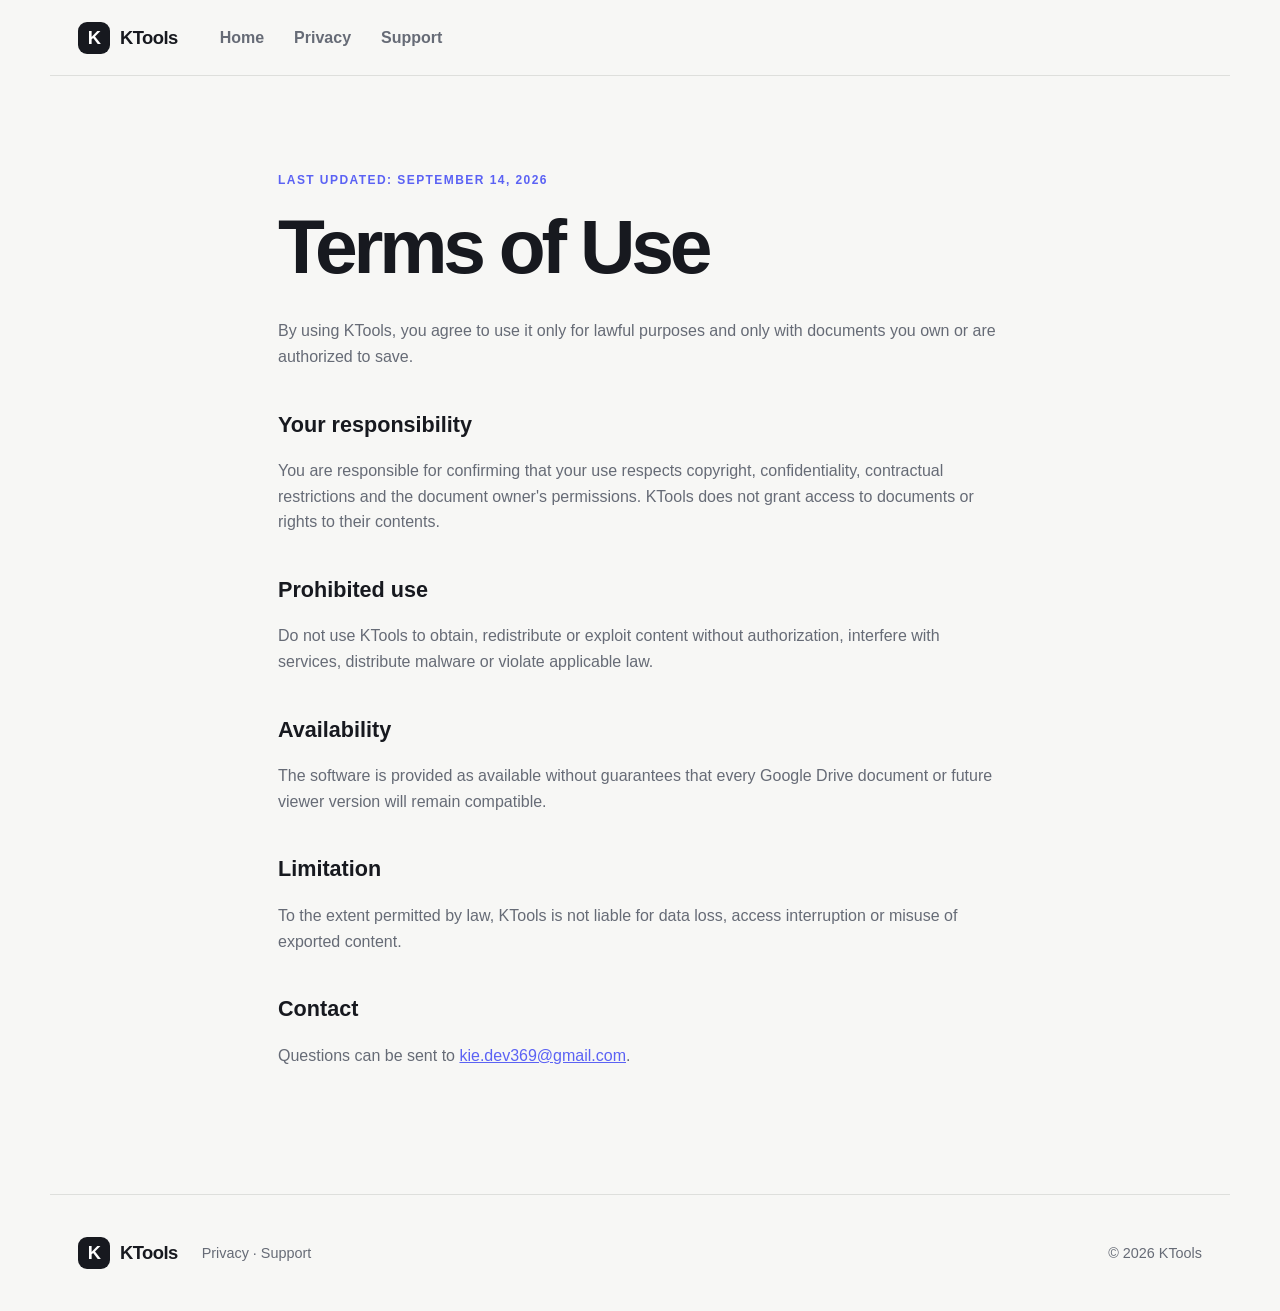
<file: terms.html>
<!doctype html><html lang="en"><head><meta charset="utf-8"><meta name="viewport" content="width=device-width,initial-scale=1"><title>Terms of Use — KTools</title><link rel="icon" href="assets/favicon.svg" type="image/svg+xml"><link rel="stylesheet" href="styles.css"></head><body><header class="site-header"><a class="brand" href="index.html"><span class="brand-mark">K</span>KTools</a><nav><a href="index.html">Home</a><a href="privacy.html">Privacy</a><a href="support.html">Support</a></nav></header><main class="legal"><span class="legal-kicker">LAST UPDATED: SEPTEMBER 14, 2026</span><h1>Terms of Use</h1><p>By using KTools, you agree to use it only for lawful purposes and only with documents you own or are authorized to save.</p><h2>Your responsibility</h2><p>You are responsible for confirming that your use respects copyright, confidentiality, contractual restrictions and the document owner's permissions. KTools does not grant access to documents or rights to their contents.</p><h2>Prohibited use</h2><p>Do not use KTools to obtain, redistribute or exploit content without authorization, interfere with services, distribute malware or violate applicable law.</p><h2>Availability</h2><p>The software is provided as available without guarantees that every Google Drive document or future viewer version will remain compatible.</p><h2>Limitation</h2><p>To the extent permitted by law, KTools is not liable for data loss, access interruption or misuse of exported content.</p><h2>Contact</h2><p>Questions can be sent to <a href="mailto:kie.dev369@gmail.com">kie.dev369@gmail.com</a>.</p></main><footer><a class="brand" href="index.html"><span class="brand-mark">K</span>KTools</a><p><a href="privacy.html">Privacy</a> · <a href="support.html">Support</a></p><span>© <span id="year"></span> KTools</span></footer><script src="script.js"></script></body></html>
</file>
<file: styles.css>
:root{--ink:#17191f;--muted:#666b76;--paper:#f7f7f5;--card:#fff;--line:#dedfdc;--accent:#5b62f4;--accent-dark:#444bdc;--soft:#ececfa;--radius:22px}*{box-sizing:border-box}html{scroll-behavior:smooth}body{margin:0;background:var(--paper);color:var(--ink);font:16px/1.6 Inter,ui-sans-serif,-apple-system,BlinkMacSystemFont,"Segoe UI",sans-serif}a{color:inherit;text-decoration:none}.site-header{height:76px;display:flex;align-items:center;max-width:1180px;margin:auto;padding:0 28px;border-bottom:1px solid var(--line);gap:42px}.brand{display:flex;align-items:center;gap:10px;font-size:1.15rem;font-weight:800;letter-spacing:-.03em}.brand-mark{width:32px;height:32px;display:grid;place-items:center;border-radius:9px;background:var(--ink);color:#fff;font-weight:900}.site-header nav{display:flex;gap:30px;color:var(--muted);font-weight:600}.site-header nav a:hover{color:var(--ink)}.header-download{margin-left:auto;border:1px solid var(--ink);border-radius:999px;padding:9px 18px;font-weight:700}.header-download:hover{background:var(--ink);color:#fff}.hero{max-width:1040px;margin:auto;padding:92px 28px 54px;text-align:center}.eyebrow{display:inline-flex;align-items:center;gap:9px;border:1px solid var(--line);background:#fff;border-radius:999px;padding:7px 13px;font-size:.8rem;font-weight:700;color:var(--muted);letter-spacing:.04em;text-transform:uppercase}.eyebrow span{width:8px;height:8px;background:#3ebd76;border-radius:50%}.hero h1{font-size:clamp(3rem,7vw,5.8rem);line-height:.98;letter-spacing:-.065em;margin:28px auto 25px;max-width:900px}.hero h1 em{font-style:normal;color:var(--accent)}.intro{font-size:1.15rem;max-width:670px;margin:0 auto 42px;color:var(--muted)}.download-card{display:grid;grid-template-columns:auto 1fr auto;align-items:center;text-align:left;gap:22px;padding:24px;background:var(--card);border:1px solid var(--line);border-radius:var(--radius);box-shadow:0 20px 50px rgba(25,27,36,.08)}.tool-icon{width:70px;height:70px;border-radius:18px;background:var(--soft);display:grid;place-items:center}.tool-icon svg{width:34px;fill:none;stroke:var(--accent);stroke-width:2}.tool-copy .label,.section-heading>span{font-size:.72rem;font-weight:800;letter-spacing:.13em;color:var(--accent)}.tool-copy h2{font-size:1.45rem;line-height:1.2;margin:4px 0}.tool-copy p{margin:0;color:var(--muted)}.primary-button{display:flex;align-items:center;justify-content:center;gap:10px;background:var(--accent);color:#fff;border-radius:13px;padding:14px 20px;font-weight:800;white-space:nowrap;box-shadow:0 9px 22px rgba(91,98,244,.24)}.primary-button:hover{background:var(--accent-dark);transform:translateY(-1px)}.primary-button svg{width:20px;fill:none;stroke:currentColor;stroke-width:2;stroke-linecap:round;stroke-linejoin:round}.trust-row{display:flex;justify-content:center;gap:28px;margin-top:24px;color:var(--muted);font-size:.88rem}.trust-row span:before{content:"✓";color:var(--accent);font-weight:900;margin-right:7px}.steps{max-width:1180px;margin:70px auto;padding:88px 28px;border-top:1px solid var(--line)}.section-heading{text-align:center;max-width:580px;margin:0 auto 52px}.section-heading h2{font-size:clamp(2rem,4vw,3.2rem);line-height:1.05;letter-spacing:-.05em;margin:10px 0}.section-heading p{color:var(--muted)}.steps ol{list-style:none;padding:0;margin:0;display:grid;grid-template-columns:repeat(3,1fr);gap:18px}.steps li{background:#fff;border:1px solid var(--line);border-radius:18px;padding:28px}.steps li>b{font-size:.8rem;color:var(--accent)}.steps h3{font-size:1.2rem;margin:24px 0 7px}.steps p{color:var(--muted);margin:0}.steps code{background:#eeeef1;border-radius:5px;padding:2px 5px;color:var(--ink)}.features{background:var(--ink);color:#fff;display:grid;grid-template-columns:repeat(3,1fr);gap:1px;max-width:1180px;margin:0 auto 96px;border-radius:var(--radius);overflow:hidden}.features article{padding:38px;background:#202229}.features article>span{color:#8d92ff;font-size:.8rem;font-weight:800}.features h3{margin:26px 0 8px;font-size:1.28rem}.features p{color:#b8bbc4;margin:0}.faq{max-width:860px;margin:0 auto;padding:20px 28px 100px}.faq .section-heading{text-align:left;margin-left:0}.faq-list{border-top:1px solid var(--line)}details{border-bottom:1px solid var(--line)}summary{display:flex;justify-content:space-between;align-items:center;cursor:pointer;list-style:none;padding:22px 0;font-weight:750;font-size:1.05rem}summary::-webkit-details-marker{display:none}summary i{width:20px;height:20px;position:relative}summary i:before,summary i:after{content:"";position:absolute;background:var(--ink);width:14px;height:2px;left:3px;top:9px}summary i:after{transform:rotate(90deg);transition:.2s}details[open] summary i:after{transform:rotate(0)}details p{color:var(--muted);margin:-8px 40px 22px 0}footer{max-width:1180px;margin:auto;border-top:1px solid var(--line);padding:32px 28px;display:flex;align-items:center;gap:24px;color:var(--muted);font-size:.9rem}footer .brand{color:var(--ink)}footer>span:last-child{margin-left:auto}@media(max-width:760px){.site-header{padding:0 18px}.site-header nav{display:none}.hero{padding:64px 18px 38px}.hero h1{font-size:3.25rem}.download-card{grid-template-columns:auto 1fr;padding:19px}.tool-icon{width:56px;height:56px}.primary-button{grid-column:1/-1}.trust-row{flex-direction:column;gap:5px}.steps{padding:66px 18px}.steps ol,.features{grid-template-columns:1fr}.features{margin:0 18px 70px}.faq{padding:10px 18px 74px}footer{margin:0 18px;padding:28px 0;flex-wrap:wrap}footer p{display:none}}@media(prefers-reduced-motion:no-preference){.primary-button{transition:.18s ease}.download-card{animation:rise .6s ease both}@keyframes rise{from{opacity:0;transform:translateY(18px)}to{opacity:1;transform:none}}}
</file>
<file: routes.css>
.tools-home{max-width:1080px;margin:0 auto;padding:90px 28px 110px}.tools-home .lead{text-align:center;max-width:760px;margin:0 auto 52px}.tools-home h1,.page-shell h1{font-size:clamp(3rem,7vw,5.4rem);line-height:1;letter-spacing:-.06em;margin:18px 0}.tools-home .lead p,.page-shell>.intro{font-size:1.12rem;color:#666b76}.tool-grid{display:grid;grid-template-columns:repeat(2,1fr);gap:20px}.tool-card{display:flex;flex-direction:column;min-height:340px;padding:30px;border:1px solid #dedfdc;border-radius:22px;background:#fff;box-shadow:0 18px 45px rgba(25,27,36,.06)}.tool-card .number{font-size:.75rem;font-weight:800;letter-spacing:.13em;color:#5b62f4}.tool-card h2{font-size:2rem;line-height:1.05;letter-spacing:-.04em;margin:36px 0 12px}.tool-card p{color:#666b76}.tool-card .card-link{margin-top:auto;display:inline-flex;align-items:center;gap:8px;font-weight:800;color:#484edb}.tool-card .card-link:after{content:'→';font-size:1.25rem}.page-shell{max-width:960px;margin:0 auto;padding:80px 28px 110px}.page-shell .badge{display:inline-block;color:#5b62f4;font-size:.75rem;font-weight:800;letter-spacing:.12em}.product-panel{margin-top:42px;padding:28px;border:1px solid #dedfdc;border-radius:22px;background:#fff}.product-panel h2{margin:12px 0 8px}.product-panel p{color:#666b76}.status-pill{display:inline-flex;padding:7px 12px;border-radius:99px;background:#ececfa;color:#444bdc;font-weight:800;font-size:.8rem}.plain-steps{margin-top:56px;display:grid;gap:14px}.plain-steps article{display:grid;grid-template-columns:48px 1fr;gap:14px;padding:20px;border-top:1px solid #dedfdc}.plain-steps b{color:#5b62f4}.plain-steps h3{margin:0}.plain-steps p{margin:5px 0;color:#666b76}@media(max-width:700px){.tool-grid{grid-template-columns:1fr}.tools-home,.page-shell{padding:58px 18px 80px}.tool-card{min-height:290px}}
</file>
<file: extras.css>
.tool-grid.three{grid-template-columns:repeat(3,1fr)}@media(max-width:900px){.tool-grid.three{grid-template-columns:1fr}}
</file>
<file: downloads.css>
.header-download[href]{text-decoration:none;transition:transform .15s ease,box-shadow .15s ease}.header-download[href]:hover{transform:translateY(-1px);box-shadow:0 7px 18px rgba(71,77,218,.24)}
.download-grid{display:grid;grid-template-columns:repeat(2,minmax(0,1fr));gap:18px;margin-top:44px}.download-card{display:flex;flex-direction:column;min-height:285px;padding:28px;border:1px solid #dedfdc;border-radius:22px;background:#fff;box-shadow:0 18px 45px rgba(25,27,36,.06)}.download-card h2{font-size:1.7rem;letter-spacing:-.035em;margin:24px 0 8px}.download-card p{color:#666b76;margin:0 0 24px}
.download-button{display:flex;justify-content:space-between;align-items:center;margin-top:22px;padding:14px 16px;border-radius:11px;background:#5b62f4;color:#fff;text-decoration:none;font-weight:800;transition:transform .15s ease,box-shadow .15s ease}.download-button:hover{transform:translateY(-1px);box-shadow:0 10px 24px rgba(68,75,220,.24)}.download-button span{font-size:1.25rem}
.manual-install{margin-top:28px;padding:28px;border:1px solid #dedfdc;border-radius:22px;background:#fff}.manual-install h2{margin:0 0 14px}.manual-install li{margin:9px 0;color:#4f535d}.manual-install p{margin:20px 0 0;color:#666b76}.manual-install code,.guide-content code{padding:2px 6px;border-radius:5px;background:#f0f1f5;color:#353a56;font-size:.92em}

.guide-page{max-width:1120px}.single-line-title{white-space:nowrap;font-size:clamp(1.75rem,6.1vw,4.8rem)!important;letter-spacing:-.055em!important}.guide-page>.intro{max-width:820px}
.guide-accordion{display:grid;gap:16px;margin-top:50px}.guide-accordion details{overflow:hidden;border:1px solid #dedfdc;border-radius:20px;background:#fff;box-shadow:0 14px 38px rgba(25,27,36,.045)}.guide-accordion summary{display:grid;grid-template-columns:54px 1fr 32px;align-items:center;gap:16px;padding:24px 26px;cursor:pointer;list-style:none;user-select:none}.guide-accordion summary::-webkit-details-marker{display:none}.guide-accordion summary:hover{background:#fafaff}.guide-accordion summary:focus-visible{outline:3px solid rgba(91,98,244,.28);outline-offset:-3px}.guide-number{display:grid;place-items:center;width:44px;height:44px;border-radius:13px;background:#ededff;color:#5057e7;font-weight:900}.guide-accordion summary strong{display:block;font-size:1.2rem;letter-spacing:-.015em}.guide-accordion summary small{display:block;margin-top:4px;color:#747884;font-size:.9rem;font-weight:400}.guide-accordion summary i{position:relative;width:28px;height:28px;border-radius:50%;background:#f0f1f5}.guide-accordion summary i:before,.guide-accordion summary i:after{content:"";position:absolute;top:13px;left:8px;width:12px;height:2px;background:#555b6b;transition:transform .2s ease}.guide-accordion summary i:after{transform:rotate(90deg)}.guide-accordion details[open] summary i:after{transform:rotate(0)}.guide-accordion details[open] summary{border-bottom:1px solid #e3e4e1}.guide-content{padding:28px 34px 34px}.guide-callout{display:flex;justify-content:space-between;gap:18px;padding:16px 18px;border-radius:12px;background:#f4f4ff;color:#343951}.guide-callout span{color:#656a78;text-align:right}
.detailed-steps{counter-reset:guide-step;display:grid;gap:0;margin:28px 0 0;padding:0;list-style:none}.detailed-steps li{counter-increment:guide-step;position:relative;padding:0 0 26px 54px}.detailed-steps li:not(:last-child):before{content:"";position:absolute;left:18px;top:36px;bottom:4px;width:1px;background:#dfe0e7}.detailed-steps li:after{content:counter(guide-step);position:absolute;left:0;top:-3px;display:grid;place-items:center;width:36px;height:36px;border:1px solid #cfd1df;border-radius:50%;background:#fff;color:#555cf0;font-size:.8rem;font-weight:900}.detailed-steps li>strong{display:block;font-size:1.02rem}.detailed-steps li p{margin:6px 0 0;color:#666b76;line-height:1.65}
.browser-visual{display:flex;align-items:center;gap:12px;padding:13px 16px;border:1px solid #d9dae1;border-radius:13px;background:#f7f8fa;box-shadow:inset 0 1px #fff}.browser-visual span{width:13px;height:13px;border-radius:50%;background:#ff6159;box-shadow:21px 0 #ffbd2e,42px 0 #28c840;margin-right:43px}.browser-visual code{flex:1;padding:9px 14px;border-radius:999px;background:#fff;border:1px solid #e1e2e7;color:#353a56}.tip-box,.warning-box{margin-top:8px;padding:16px 18px;border-radius:12px;line-height:1.55}.tip-box{background:#eef7ff;color:#37516b}.warning-box{background:#fff4e8;color:#684b2d}

@media(max-width:700px){.download-grid{grid-template-columns:1fr}.download-card{min-height:250px}.single-line-title{font-size:clamp(1.65rem,7.2vw,3rem)!important}.guide-accordion{margin-top:34px}.guide-accordion summary{grid-template-columns:42px 1fr 28px;gap:12px;padding:19px 16px}.guide-number{width:38px;height:38px}.guide-accordion summary strong{font-size:1.05rem}.guide-accordion summary small{font-size:.8rem}.guide-content{padding:22px 18px 26px}.guide-callout{flex-direction:column}.guide-callout span{text-align:left}.detailed-steps li{padding-left:48px}.browser-visual span{display:none}}

/* Preserve the guide layout when an edited step intentionally has no description paragraph. */
.detailed-steps li:not(:has(>p)){min-height:42px;padding-top:7px}.detailed-steps li:not(:has(>p))::after{top:0}.guide-content>.download-button:first-child{margin-top:0}.detailed-steps>.warning-box{list-style:none;margin:4px 0 0;padding:16px 18px}.detailed-steps>.warning-box::marker{content:""}
</file>
